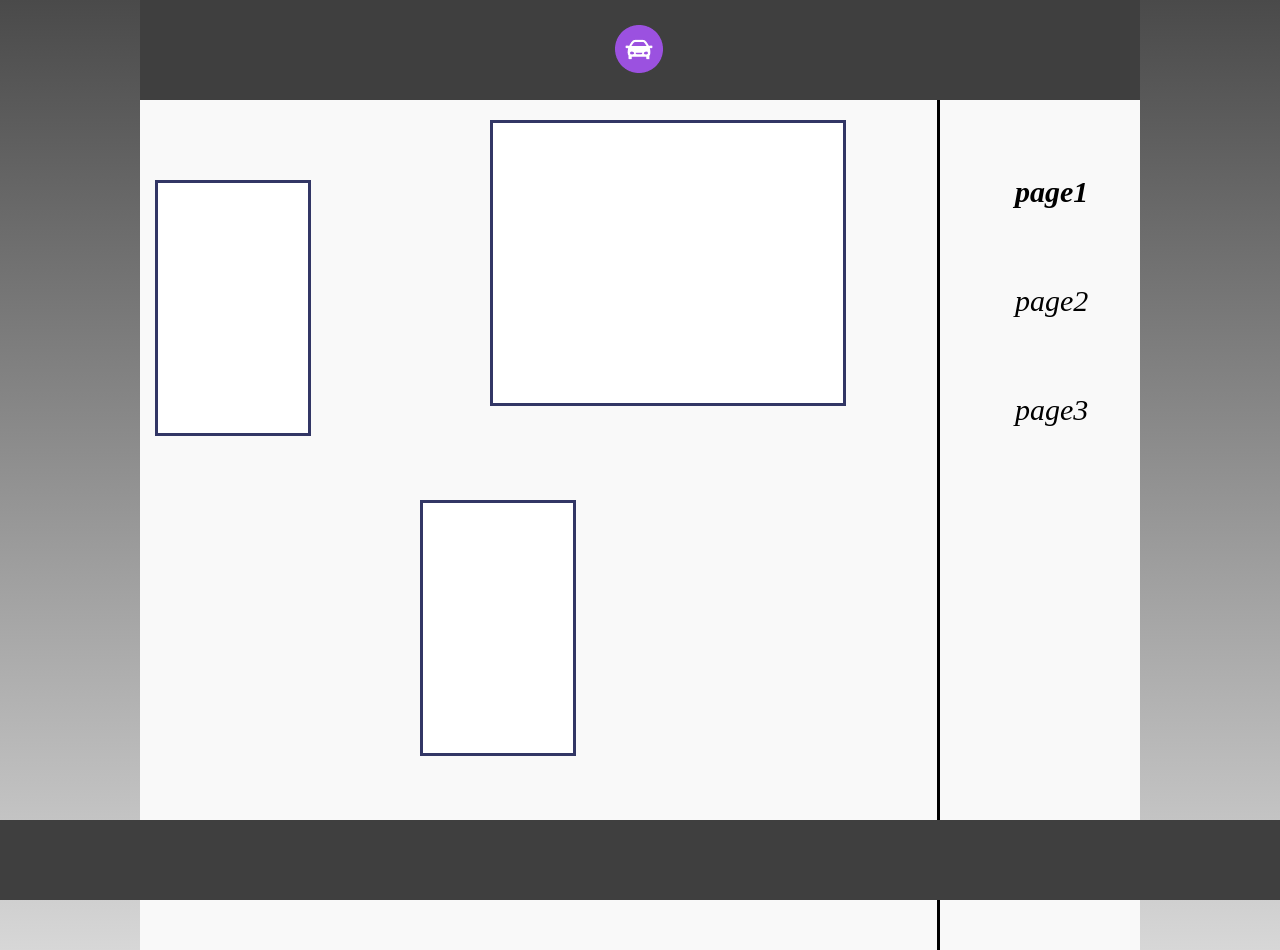
<file: Desktop/java/welcome_page/Exercise3/index.html>
<!DOCTYPE html>
<html>

<head>
    <link rel="stylesheet" href="css/style.css">
    <title>Document</title>
</head>

<body>
    <div id="wrapper">
        <header>
            <a href="#" id="logo"></a> 
        </header>
        <main>
            <section class="rectangles">
                <section id="rectangle1">
                    
                </section>
                <section id="rectangle2">

                </section>
                <section id="rectangle3">

                </section>
            </section>
            <aside id="aside1">
                <nav>
                    <ul id="menu_page1">
                        <li><a href="index.html"><b>page1</a></b></li>
                        <li><a href="layout2.html">page2</a> </li>
                        <li><a href="layout3.html">page3</a> </li>
                    </ul>
            </nav>
            </aside>
        </main>
    </div>
    <footer>

    </footer>
</body>

</html>
</file>
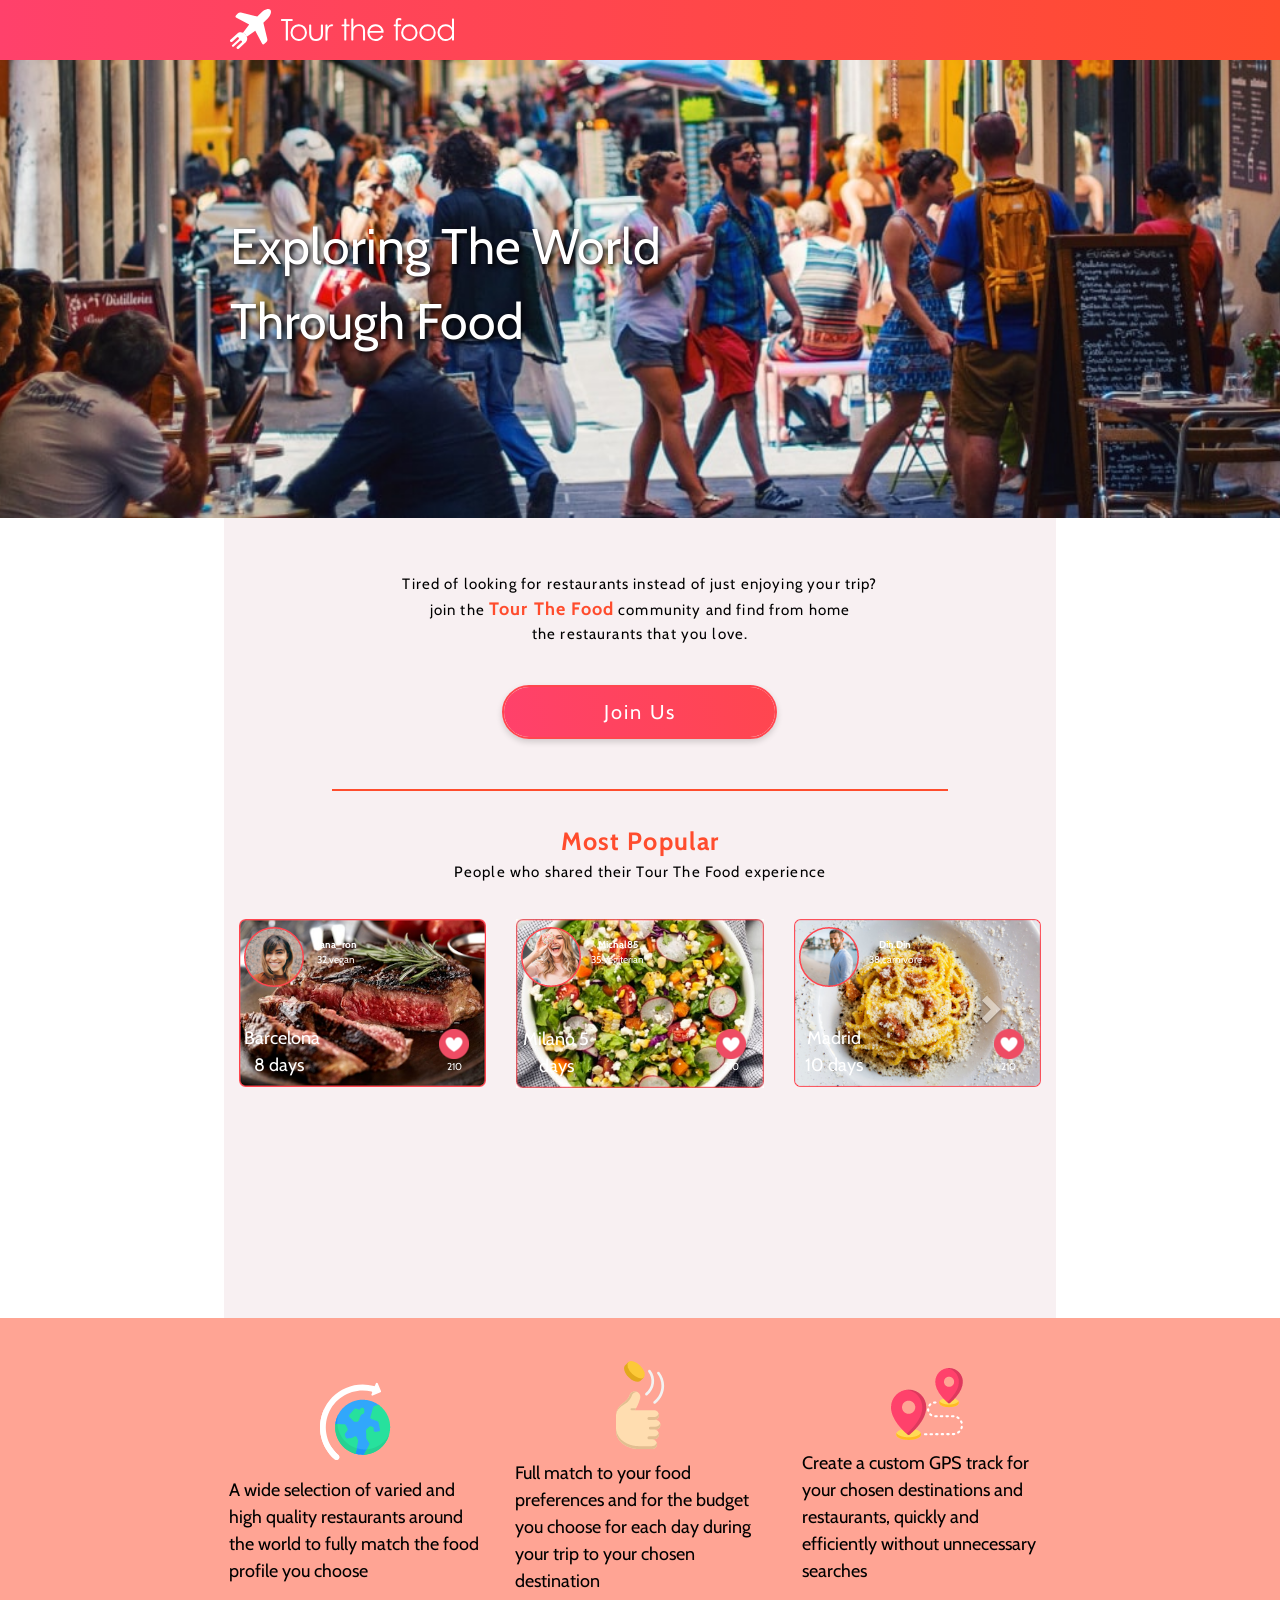
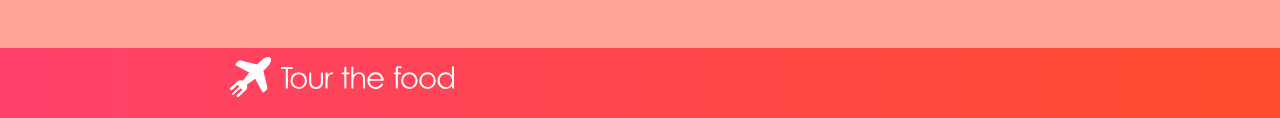
<file: Desktop/java/welcome_page/final_project/index.html>
<!DOCTYPE html>
<html lang="en">

<head>
  <meta charset="UTF-8">
  <meta name="viewport" content="width=device-width, initial-scale=1.0">
  <link rel="stylesheet" href="css/style.css">
  <link rel="stylesheet" type="text/css" href="//fonts.googleapis.com/css?family=Nunito" />
  <link href='https://fonts.googleapis.com/css?family=Roboto:100' rel='stylesheet' type='text/css'>
  <link href='https://fonts.googleapis.com/css?family=Cabin' rel='stylesheet'>
  <!-- Latest compiled and minified CSS -->
  <link rel="stylesheet" href="https://maxcdn.bootstrapcdn.com/bootstrap/3.4.1/css/bootstrap.min.css">
  <!-- jQuery library -->
  <script src="https://ajax.googleapis.com/ajax/libs/jquery/3.5.1/jquery.min.js"></script>
  <!-- Latest compiled JavaScript -->
  <script src="https://maxcdn.bootstrapcdn.com/bootstrap/3.4.1/js/bootstrap.min.js"></script>
  <!------ Include the above in your HEAD tag ---------->
  <link rel="icon" href="images/tab_icon.png" sizes="16x16" type="image/png">

  <link rel="stylesheet" href="https://stackpath.bootstrapcdn.com/bootstrap/4.3.1/css/bootstrap.min.css" integrity="sha384-ggOyR0iXCbMQv3Xipma34MD+dH/1fQ784/j6cY/iJTQUOhcWr7x9JvoRxT2MZw1T" crossorigin="anonymous">
  <script src="https://code.jquery.com/jquery-3.3.1.slim.min.js" integrity="sha384-q8i/X+965DzO0rT7abK41JStQIAqVgRVzpbzo5smXKp4YfRvH+8abtTE1Pi6jizo" crossorigin="anonymous"></script>
  <script src="https://cdnjs.cloudflare.com/ajax/libs/popper.js/1.14.7/umd/popper.min.js" integrity="sha384-UO2eT0CpHqdSJQ6hJty5KVphtPhzWj9WO1clHTMGa3JDZwrnQq4sF86dIHNDz0W1" crossorigin="anonymous"></script>
  <script src="https://stackpath.bootstrapcdn.com/bootstrap/4.3.1/js/bootstrap.min.js" integrity="sha384-JjSmVgyd0p3pXB1rRibZUAYoIIy6OrQ6VrjIEaFf/nJGzIxFDsf4x0xIM+B07jRM" crossorigin="anonymous"></script>


  <title>Tour The Food</title>
</head>

<body>
  <header>
    <section class="logo_header">
      <a href="index.html" id="logo">
        <div class=logo_img></div>
        <div class=logo_text></div>
      </a>
    </section>

    <section class="photo_header">
      <span>Exploring The World
        <br>Through Food</span>
    </section>

  </header>
  <div id="wrapper">



    <main>
      <section class="intro">
        <p>Tired of looking for restaurants instead of just enjoying your trip?<br>
          join the <span>Tour The Food</span> community and find from home<br> the restaurants that you love.</p>
      </section>
      <div class="join-us">
        <a href="feed.html">
        <button>Join Us</button>
      </a>
      </div>



      <section class="pre_carousel">
        <h2>Most Popular</h2>
        <span>People who shared their Tour The Food experience</span>
      </section>
        <div class="row">
          <div class="col-md-12">
            <div class="carousel slide multi-item-carousel" id="theCarousel">
              <div class="carousel-inner">
                <div class="item active">
                  <div class="col-xs-4">
                    <a href="#1">
                      <img src="images/steak2.png" class="img-responsive">
                      <div class="bottom-left">Barcelona 8 days</div>
                      <div class="top-left">
                        <img src="images/user1.png" alt="user1">
                        <p> <b>dana_ron</b>
                          32,vegan
                        </p>
                      </div>
                      <div class="bottom-right">
                        <img src="images/heart_button.png" alt="likes">
                        <p>210</p>
                      </div>
                    </a>
                  </div>
                </div>
                <div class="item">
                  <div class="col-xs-4">
                    <a href="#1">
                      <img src="images/salad.png" class="img-responsive">
                      <div class="bottom-left">Milano 5 days</div>
                      <div class="top-left">
                        <img src="images/user2.png" alt="user2">
                        <p> <b>Michal85</b>
                          35,Vegiterian
                        </p>
                      </div>
                      <div class="bottom-right">
                        <img src="images/heart_button.png" alt="likes">
                        <p>210</p>
                      </div>
                    </a>
                  </div>
                </div>
                <div class="item">
                  <div class="col-xs-4">
                    <a href="#1">
                      <img src="images/pasta2.png" class="img-responsive">
                      <div class="bottom-left">Madrid 10 days</div>
                      <div class="top-left">
                        <img src="images/user3.png" alt="user3">
                        <p> <b>Din.Din</b>
                          38,carnivore
                        </p>
                      </div>
                      <div class="bottom-right">
                        <img src="images/heart_button.png" alt="likes">
                        <p>210</p>
                      </div>
                    </a>
                  </div>
                </div>
              </div>
              <a class="left carousel-control" href="#theCarousel" data-slide="prev"><i
                  class="glyphicon glyphicon-chevron-left"></i></a>
              <a class="right carousel-control" href="#theCarousel" data-slide="next"><i
                  class="glyphicon glyphicon-chevron-right"></i></a>
            </div>
          </div>
        </div>



        <div id="carouselExampleIndicators" class="carousel slide" data-ride="carousel">
          <ol class="carousel-indicators">
            <li data-target="#carouselExampleIndicators" data-slide-to="0" class="active"></li>
            <li data-target="#carouselExampleIndicators" data-slide-to="1"></li>
            <li data-target="#carouselExampleIndicators" data-slide-to="2"></li>
          </ol>
          <div class="carousel-inner">
            <div class="carousel-item active">
              <img class="d-block w-100" src="images/steak2.png" alt="First slide">
              <div class="bottom-left">Milano 5 days</div>
            </div>
            <div class="carousel-item">
              <img class="d-block w-100" src="images/salad.png" alt="Second slide">
              <div class="bottom-left">Madrid 10 days</div>
            </div>
            <div class="carousel-item">
              <img class="d-block w-100" src="images/pasta2.png" alt="Third slide">
              <div class="bottom-left">Barcelona 8 days</div>
            </div>
          </div>
          <a class="carousel-control-prev" href="#carouselExampleIndicators" role="button" data-slide="prev">
            <span class="carousel-control-prev-icon" aria-hidden="true"></span>
            <span class="sr-only">Previous</span>
          </a>
          <a class="carousel-control-next" href="#carouselExampleIndicators" role="button" data-slide="next">
            <span class="carousel-control-next-icon" aria-hidden="true"></span>
            <span class="sr-only">Next</span>
          </a>
        </div>





    </main>
  </div>
  <div id="preFooter">
    <div id="preFooterwrapper">
      <div class="preFooterContent">
        <img src="images/earth.png" alt="earth">
        <p class="paragraph">A wide selection of varied and high quality restaurants around the world to fully match the
          food profile you choose</p>
      </div>
      <div class="preFooterContent">
        <img src="images/business.png" alt="thumb">
        <p class="paragraph">Full match to your food preferences and for the budget you choose for each day during your
          trip to your chosen destination</p>
      </div>
      <div class="preFooterContent">
        <img src="images/shapes.png" alt="route">
        <p class="paragraph">Create a custom GPS track for your chosen destinations and restaurants, quickly and
          efficiently without unnecessary searches</p>
      </div>
    </div>
  </div>
  <footer>
    <section class="logo_header">
      <a href="index.html" id="logo">
        <div class=logo_img></div>
        <div class=logo_text></div>
      </a>
    </section>
  </footer>
  <script src="js/main.js"></script>
</body>

</html>
</file>
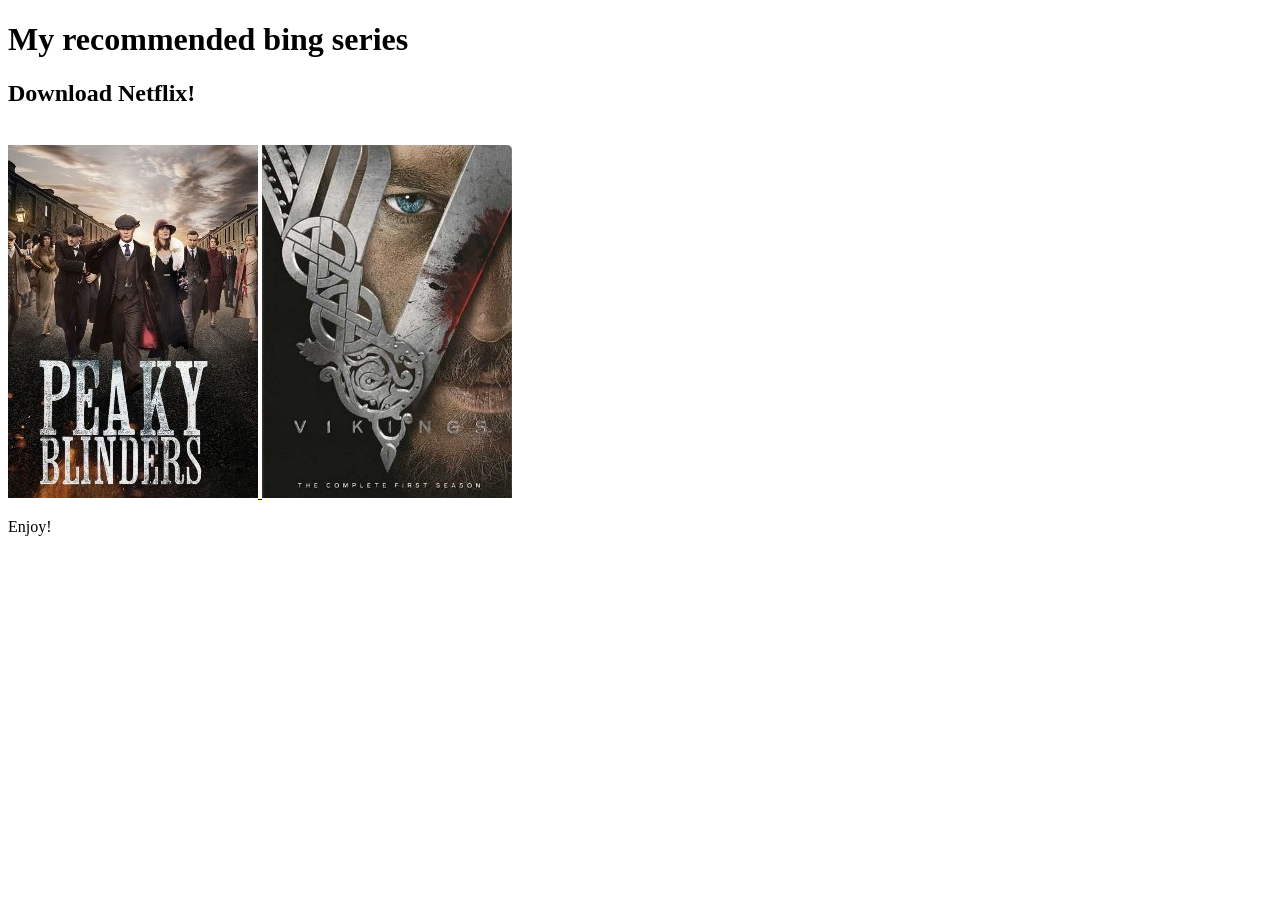
<file: Desktop/java/welcome_page/exercises/ex1/index.html>
<!DOCTYPE html>
<html>
<head>
    <title>david tal</title>
</head>
<body>
     <h1>My recommended bing series</h1>
     <h2>Download Netflix!</h2>
     <br>
    <a href="index2.html">
        <img src="images/ser-1-1.jpg" alt="Peaky Blinders" title="Peaky Blinders">
    </a>
    <a href="index3.html">
        <img src="images/ser-2-1.jpg" alt="Vikings" title="Vikings">
    </a>     
    <br>
    <p>Enjoy!</p>
</body>
</html>
</file>
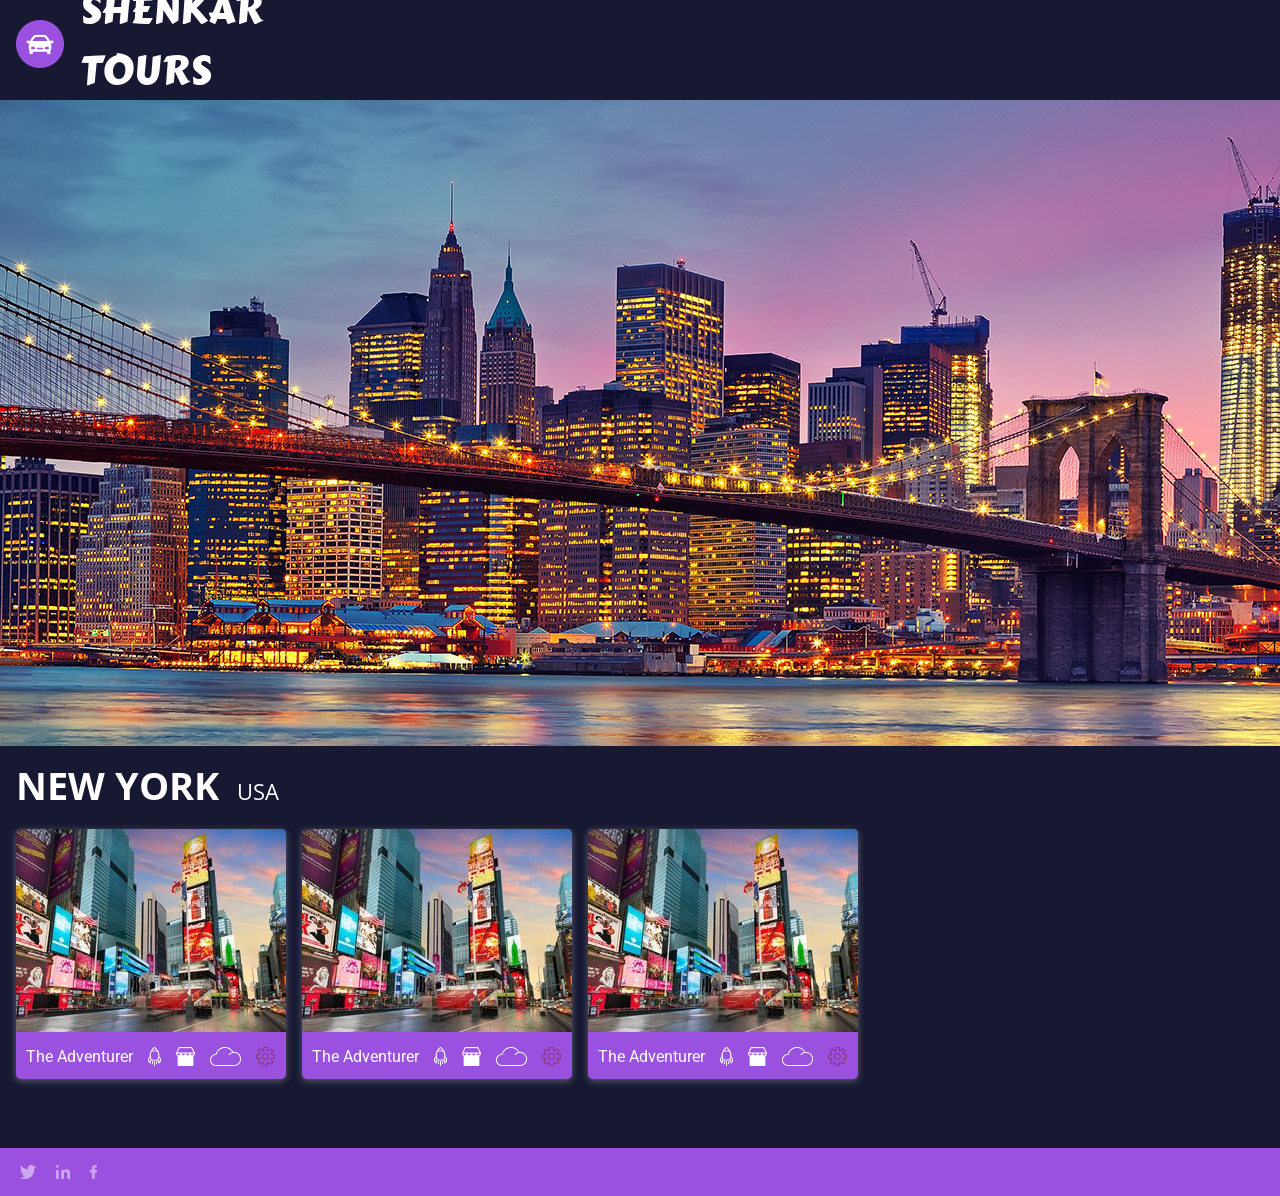
<file: Desktop/java/welcome_page/exercises/ex2/index.html>
<!DOCTYPE html>
<html>

<head>
    <meta charset="UTF-8">
    <link rel="stylesheet" href="CSS/style.css">
    <link rel="stylesheet" type="text/css" href="//fonts.googleapis.com/css?family=Carter+One" />
    <link href='https://fonts.googleapis.com/css?family=Roboto:100' rel='stylesheet' type='text/css'>
    <link rel="stylesheet" type="text/css" href="//fonts.googleapis.com/css?family=Open+Sans" />
    <title>David Tal </title>
</head>

<body>
    <header>
        <a href="index.html" id="logo"><span>SHENKAR TOURS</span></a>
    </header>
    <main>
        <section>
        </section>
        <section>
            <img src="images/NY_co (1).jpg" alt="New York" title="New York">
            <section class="menuTitle">
                <span>new york</span><span class="menuSubTitle">usa</span>
            </section>
            <Section class="menu">
                <section class="card">
                    <img src="images/NY.jpg" class="image" alt="Times Square" title="Times Square">
                    <section class="cardLinks">
                        <a href="index2.html"><span>The Adventurer</span></a>
                        <img src="images/Group (1).png" class="cardIcons">
                        <img src="images/Group (2).png" class="cardIcons">
                        <img src="images/Group (3).png" class="cardIcons">
                        <img src="images/Group (4).png" class="cardIcons">
                    </section>
                </section>
                <section class="card">
                    <img src="images/NY.jpg" class="image" alt="Times Square" title="Times Square">
                    <section class="cardLinks">
                        <a href="index2.html"><span>The Adventurer</span></a>
                        <img src="images/Group (1).png" class="cardIcons">
                        <img src="images/Group (2).png" class="cardIcons">
                        <img src="images/Group (3).png" class="cardIcons">
                        <img src="images/Group (4).png" class="cardIcons">
                    </section>
                </section>
                <section class="card">
                    <img src="images/NY.jpg" class="image" alt="Times Square" title="Times Square">
                    <section class="cardLinks">
                        <a href="index2.html"><span>The Adventurer</span></a>
                        <img src="images/Group (1).png" class="cardIcons">
                        <img src="images/Group (2).png" class="cardIcons">
                        <img src="images/Group (3).png" class="cardIcons">
                        <img src="images/Group (4).png" class="cardIcons">
                    </section>
                </section>
            </Section>
        </section>
    </main>
    <footer>
        <a href="https://twitter.com/davidtal11" target="_blank"><img src="images/twitter.png" alt="twitter"
                class="footerIcons"></a>
        <a href="https://www.linkedin.com/in/david-tal-326083178/" target="_blank"><img src="images/linkedin.png"
                alt="linkedin" class="footerIcons"></a>
        <a href="https://www.facebook.com/dudi.tal.7" target="_blank"><img src="images/facebook.png" alt="facebook"
                class="footerIcons"></a>
    </footer>
</body>

</html>
</file>
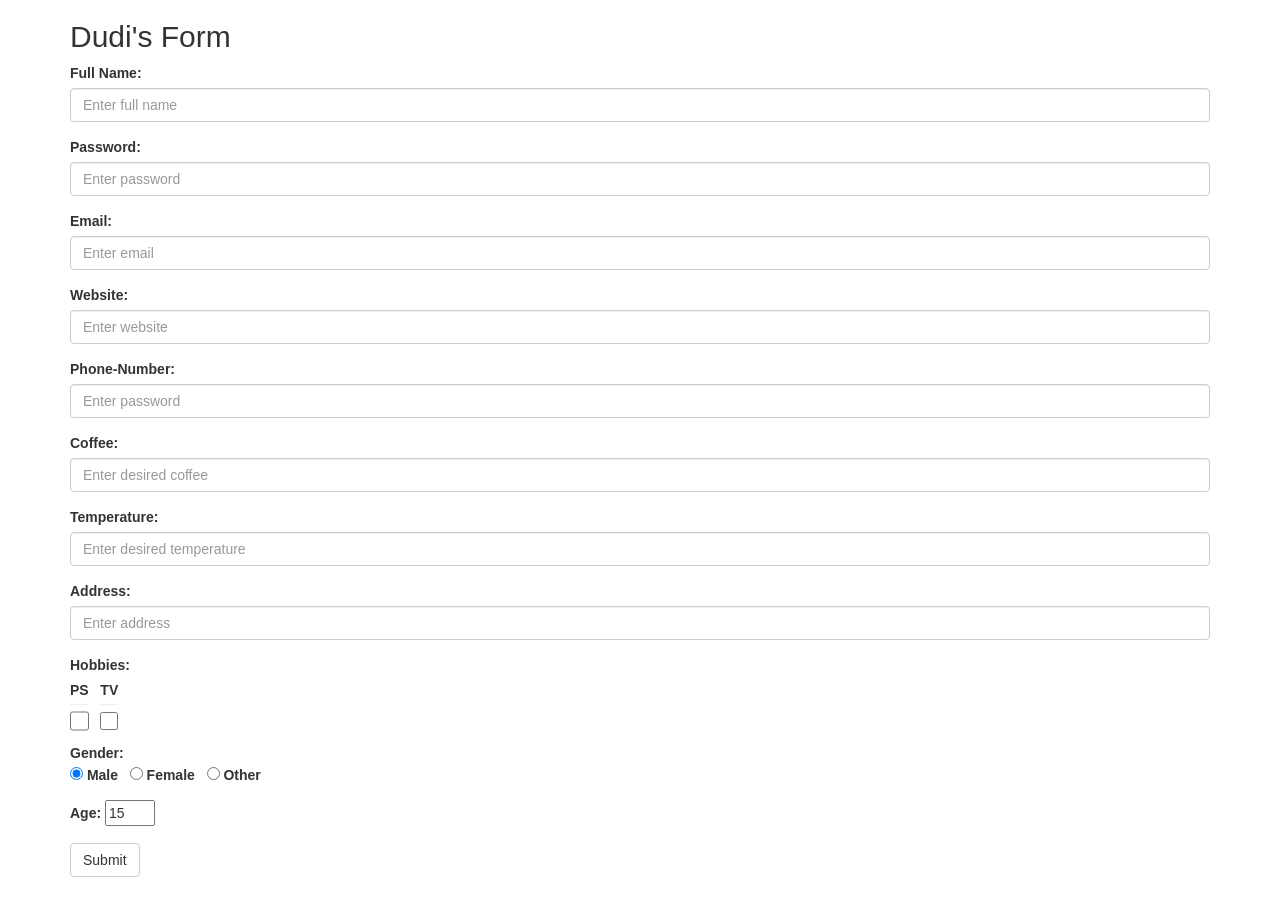
<file: Desktop/java/welcome_page/exercises/ex4/index.html>
<!DOCTYPE html>
<html lang="en">

<head>
    <title>Form</title>
    <meta charset="utf-8">
    <meta name="viewport" content="width=device-width, initial-scale=1">
    <link rel="stylesheet" href="https://maxcdn.bootstrapcdn.com/bootstrap/3.4.1/css/bootstrap.min.css">
    <script src="https://ajax.googleapis.com/ajax/libs/jquery/3.5.1/jquery.min.js"></script>
    <script src="https://maxcdn.bootstrapcdn.com/bootstrap/3.4.1/js/bootstrap.min.js"></script>
</head>

<body>

    <div class="container">
        <h2>Dudi's Form</h2>
        <form action="http://html5-book.co.il/teach/forms/get_form2.php" method="GET">
            <div class="form-group">
                <label>Full Name:</label>
                <input type="text" class="form-control" placeholder="Enter full name" name="fullName"
                    pattern=".*\s.*[a-zA-Z]" title="Enter full name contain's at least one space!">
            </div>
            <div class="form-group">
                <label>Password:</label>
                <input type="password" class="form-control" placeholder="Enter password" name="pass"
                    pattern="(?=.*\d)(?=.*[a-z])(?=.*[A-Z]).{8,}"
                    title="Must contain at least one number and one uppercase and lowercase letter, and at least 8 or more characters"
                    required>
            </div>
            <div class="form-group">
                <label>Email:</label>
                <input type="email" class="form-control" id="email" placeholder="Enter email" name="mail">
            </div>
            <div class="form-group">
                <label>Website:</label>
                <input type="url" class="form-control" placeholder="Enter website" name="website">
            </div>

            <div class="form-group">
                <label>Phone-Number:</label>
                <input type="text" class="form-control" placeholder="Enter password" name="phone" pattern="[0-9]{9,10}"
                    title="Must contain a valid number! (9-10 digits and no other keys are alowed!)">
            </div>
            <div class="form-group">
                <label>Coffee:</label>
                <input type="text" class="form-control" placeholder="Enter desired coffee" name="coffee">
            </div>
            <div class="form-group">
                <label>Temperature:</label>
                <input type="text" class="form-control" placeholder="Enter desired temperature" name="temper">
            </div>
            <div class="form-group">
                <label>Address:</label>
                <input type="text" class="form-control" placeholder="Enter address" name="address">
            </div>
            <fieldset id="sectionForm" class="form_group">
                <label>Hobbies:</label>
                <br>
                <label>PS
                    <input type="checkbox" class="form-control" name="interests[]" value="PlayStation">
                </label>
                &nbsp;
                <label>TV
                    <input type="checkbox" class="form-control" name="interests[]" value="TV">
                </label>
            </fieldset>
            <label class="form-group">Gender:
                <br>
                <input type="radio" name="gender" value="male" checked> Male
                &nbsp;
                <input type="radio" name="gender" value="female"> Female
                &nbsp;
                <input type="radio" name="gender" value="other"> Other
            </label>
            <div class="form-group">
                <label>Age:</label>
                <input type="number" min="10" max="20" value="15" name="age">
            </div>
            <button type="submit" class="btn btn-default" style="margin-bottom: 30px;">Submit</button>
        </form>
    </div>
    <script src="js/main.js"></script>
</body>

</html>
</file>
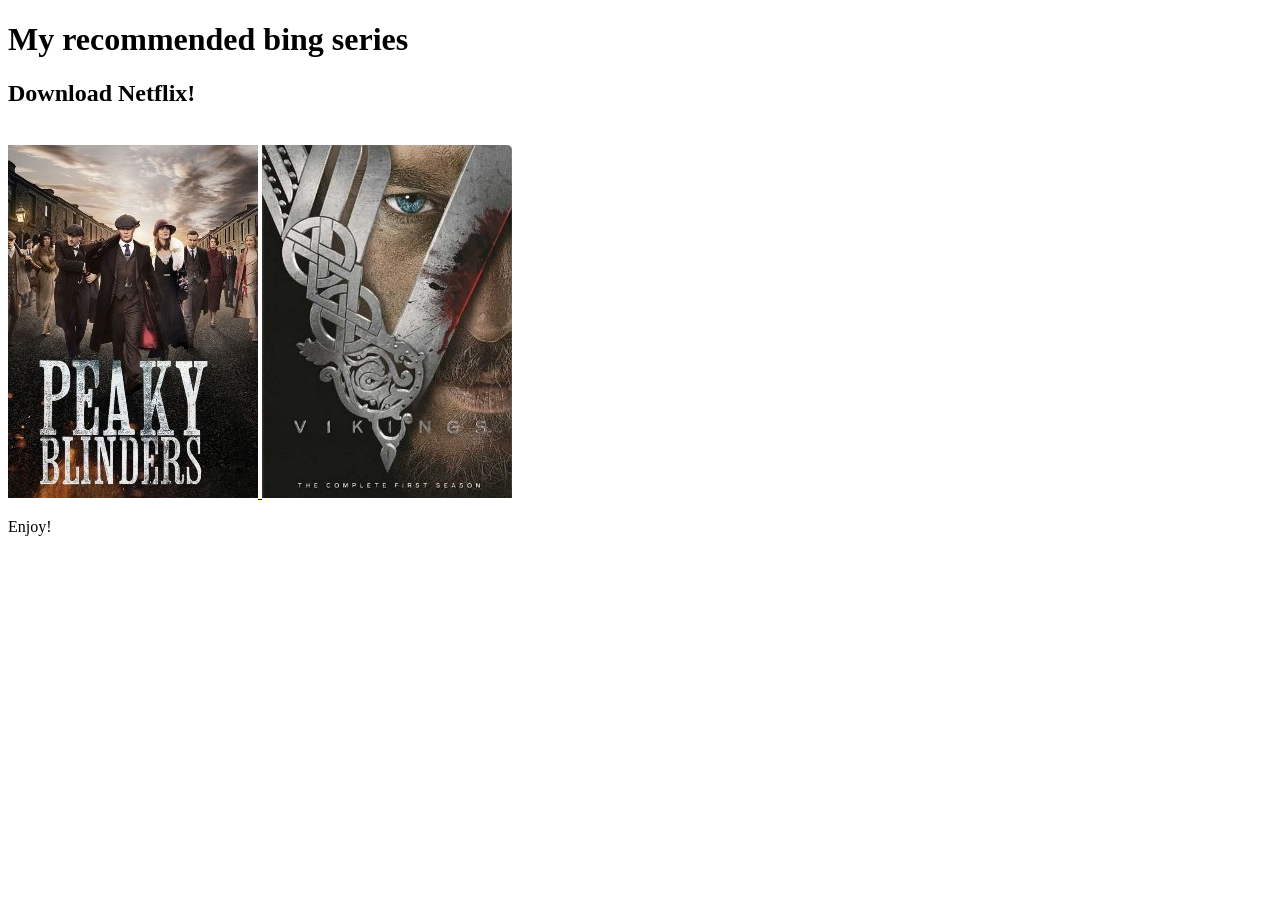
<file: Desktop/java/welcome_page/yonit/ex1/index.html>
<!DOCTYPE html>
<html>
<head>
    <title>david tal</title>
</head>
<body>
     <h1>My recommended bing series</h1>
     <h2>Download Netflix!</h2>
     <br>
    <a href="index2.html">
        <img src="images/ser-1-1.jpg" alt="Peaky Blinders">
    </a>
    <a href="index3.html">
        <img src="images/ser-2-1.jpg" alt="Vikings">
    </a>     
    <br>
    <p>Enjoy!</p>
</body>
</html>
</file>
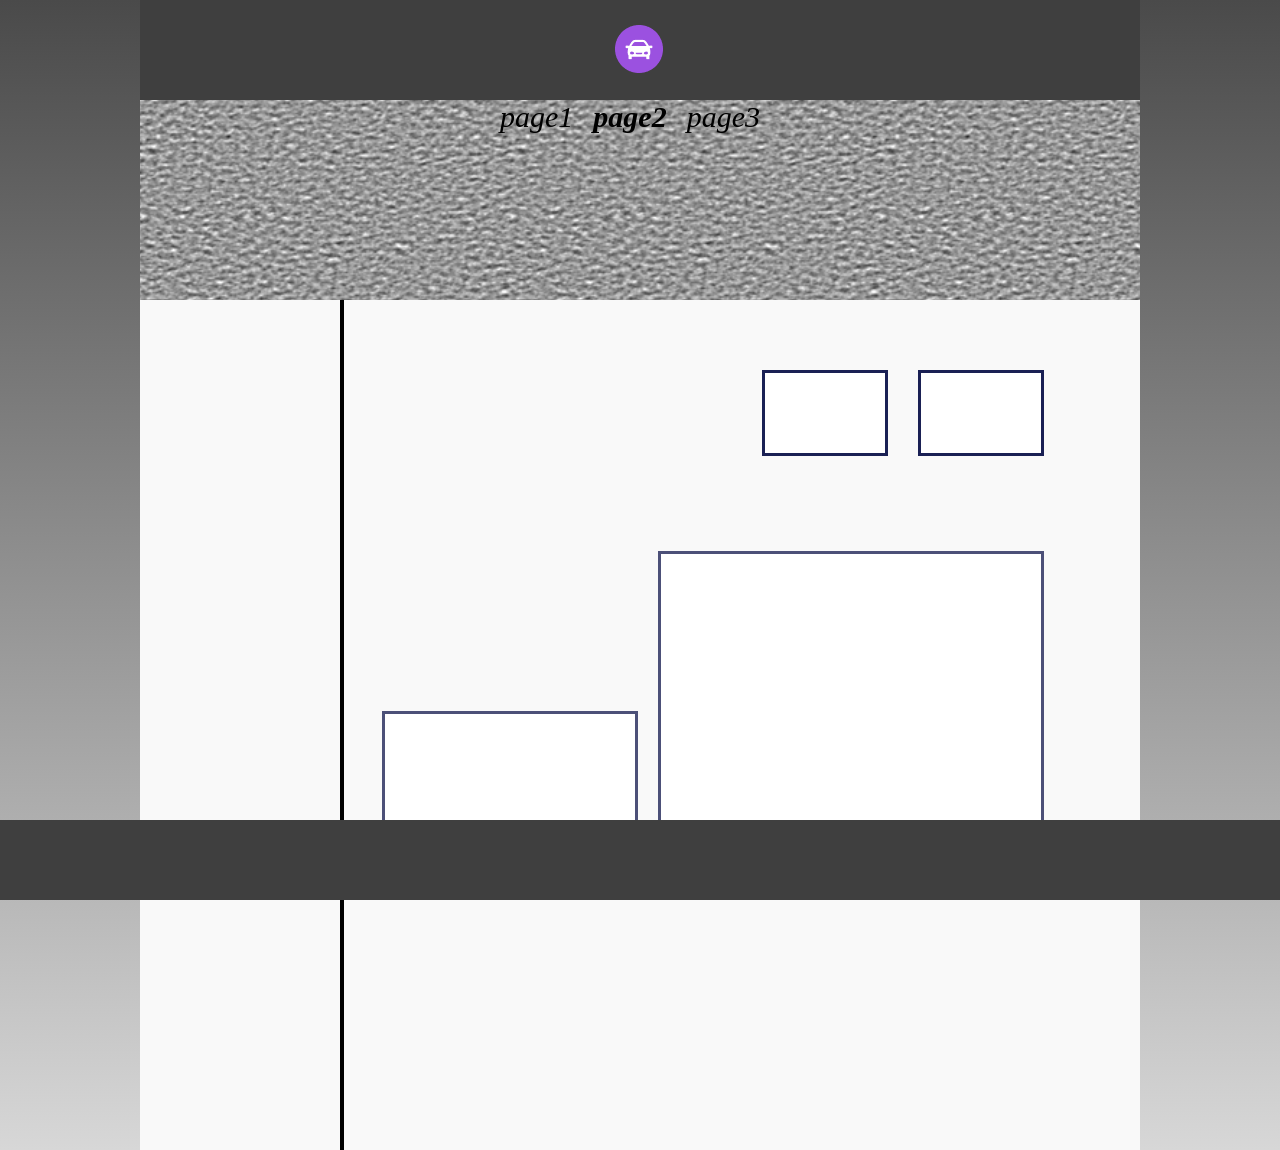
<file: Desktop/java/welcome_page/Exercise3/layout2.html>
<!DOCTYPE html>
<html>

<head>
    <link rel="stylesheet" href="css/style.css">
    <title>Document</title>
</head>

<body>
    <div id="wrapper">
        <header>
            <a href="#" id="logo"></a>
        </header>
        <section id="subHeader">
            <nav>
                <ul id="menu_page2-3">
                    <li><a href="index.html">page1</a> </li>
                    <li><a href="layout2.html"><b>page2</a></b></li>
                    <li><a href="layout3.html">page3</a> </li>
                </ul>
            </nav>
        </section>
        <main>
            <aside id="aside2">

            </aside>
            <section class="rectangles2">
                <section class="smallRec">
                    <section>

                    </section>
                    <section>

                    </section>
                </section>

                <section class="bigRec">
                    <section id="rectangle4">

                    </section>
                    <section id="rectangle5">

                    </section>
                </section>
            </section>

        </main>
    </div>
    <footer>

    </footer>
</body>

</html>
</file>
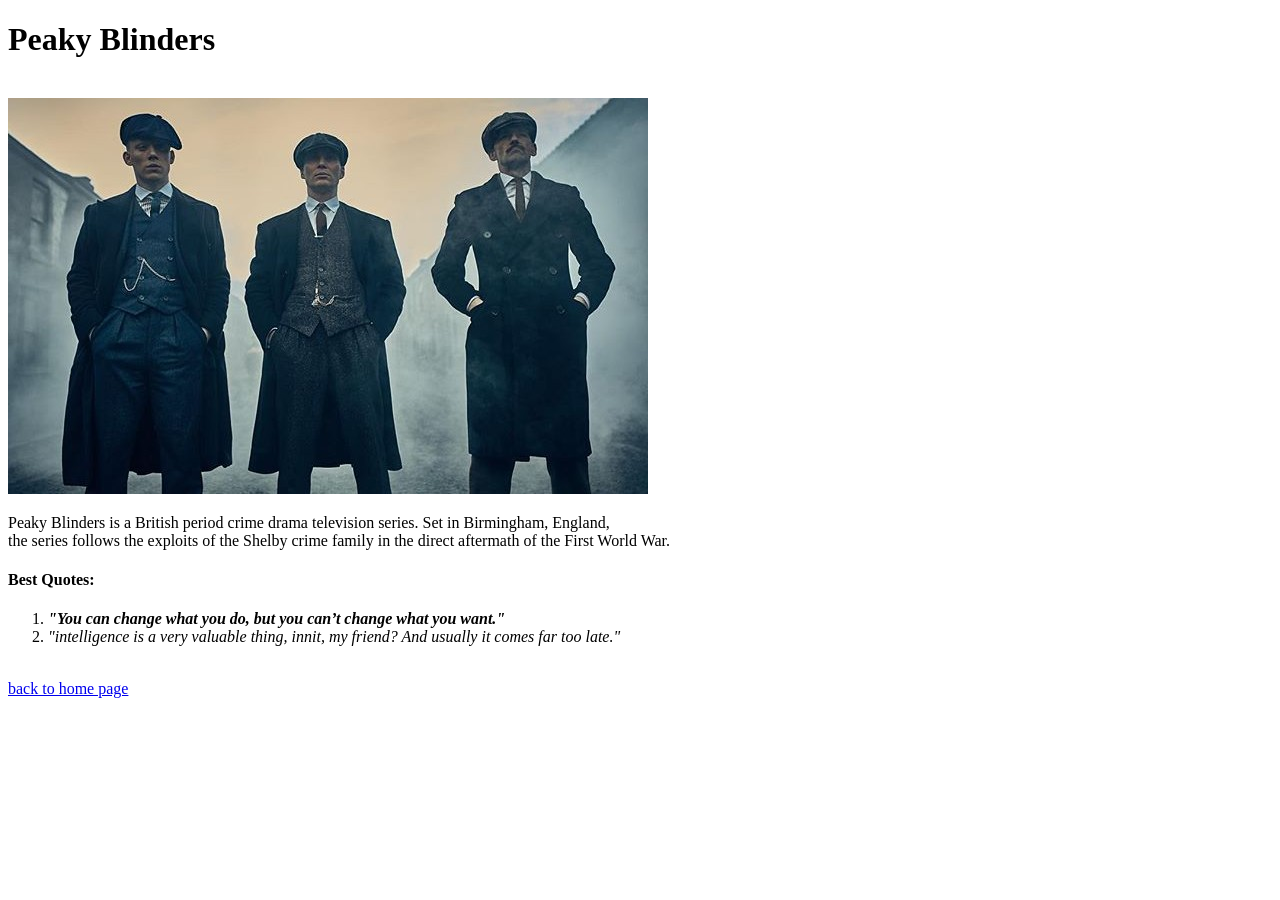
<file: Desktop/java/welcome_page/exercises/ex1/index2.html>
<!DOCTYPE html>
<html >
<head>
    <title>Peaky Blinders</title>
</head>
<body>
    <h1>Peaky Blinders</h1>
    <br>
    <img src="images/ser-1-2.jpg" alt="Peaky blinders" title="Peaky Blinders">
    <br>
    <p>
        Peaky Blinders is a British period crime drama television series.
        Set in Birmingham, England,
        <br>
        the series follows the exploits of the Shelby crime family
        in the direct aftermath of the First World War.
    </p>
    <p><h4>Best Quotes:</h4></p>
    <ol>
        <li><i><b>"You can change what you do, but you can’t change what you want."</b></i></li>
        <li><i>"intelligence is a very valuable thing, innit, my friend? And usually it comes far too late."</i></li>
    </ol>
    <br>
    <a href="index.html">back to home page</a>
</body>
</html>
</file>
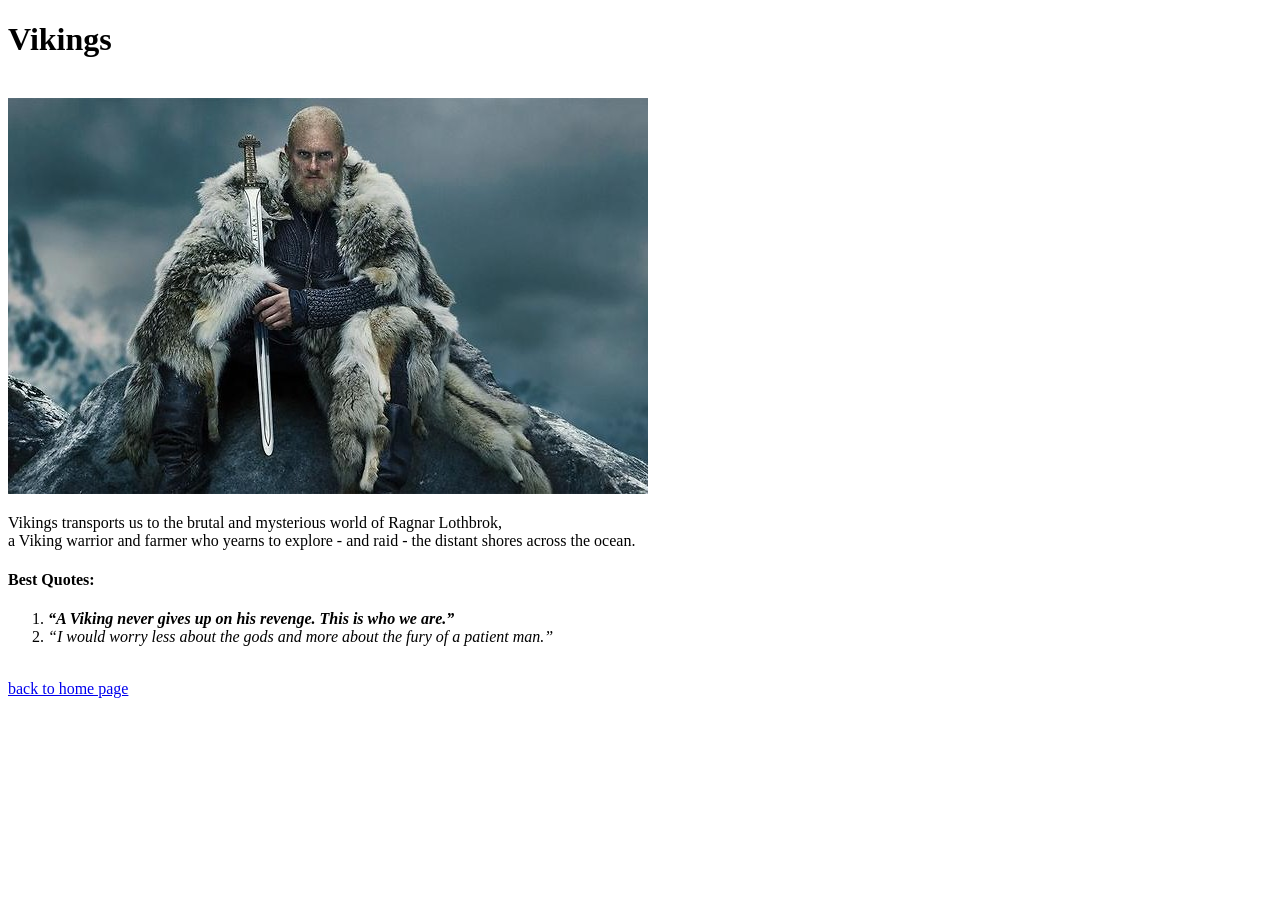
<file: Desktop/java/welcome_page/exercises/ex1/index3.html>
<!DOCTYPE html>
<html >
<head>
    <title>Vikings</title>
</head>
<body>
    <h1>Vikings</h1>
    <br>
    <img src="images/ser-2-2.jpg" alt="Vikings" title="Vikings">
    <br>
    <p>
        Vikings transports us to the brutal and mysterious world of Ragnar Lothbrok,
        <br>
        a Viking warrior and farmer who yearns to explore - and raid - the distant shores across the ocean.
    </p>
    <p><h4>Best Quotes:</h4></p>
    <ol>
        <li><i><b> “A Viking never gives up on his revenge. This is who we are.”</b></i></li>
        <li><i> “I would worry less about the gods and more about the fury of a patient man.”</i></li>
    </ol>
    <br>
    <a href="index.html">back to home page</a>
</body>
</html>
</file>
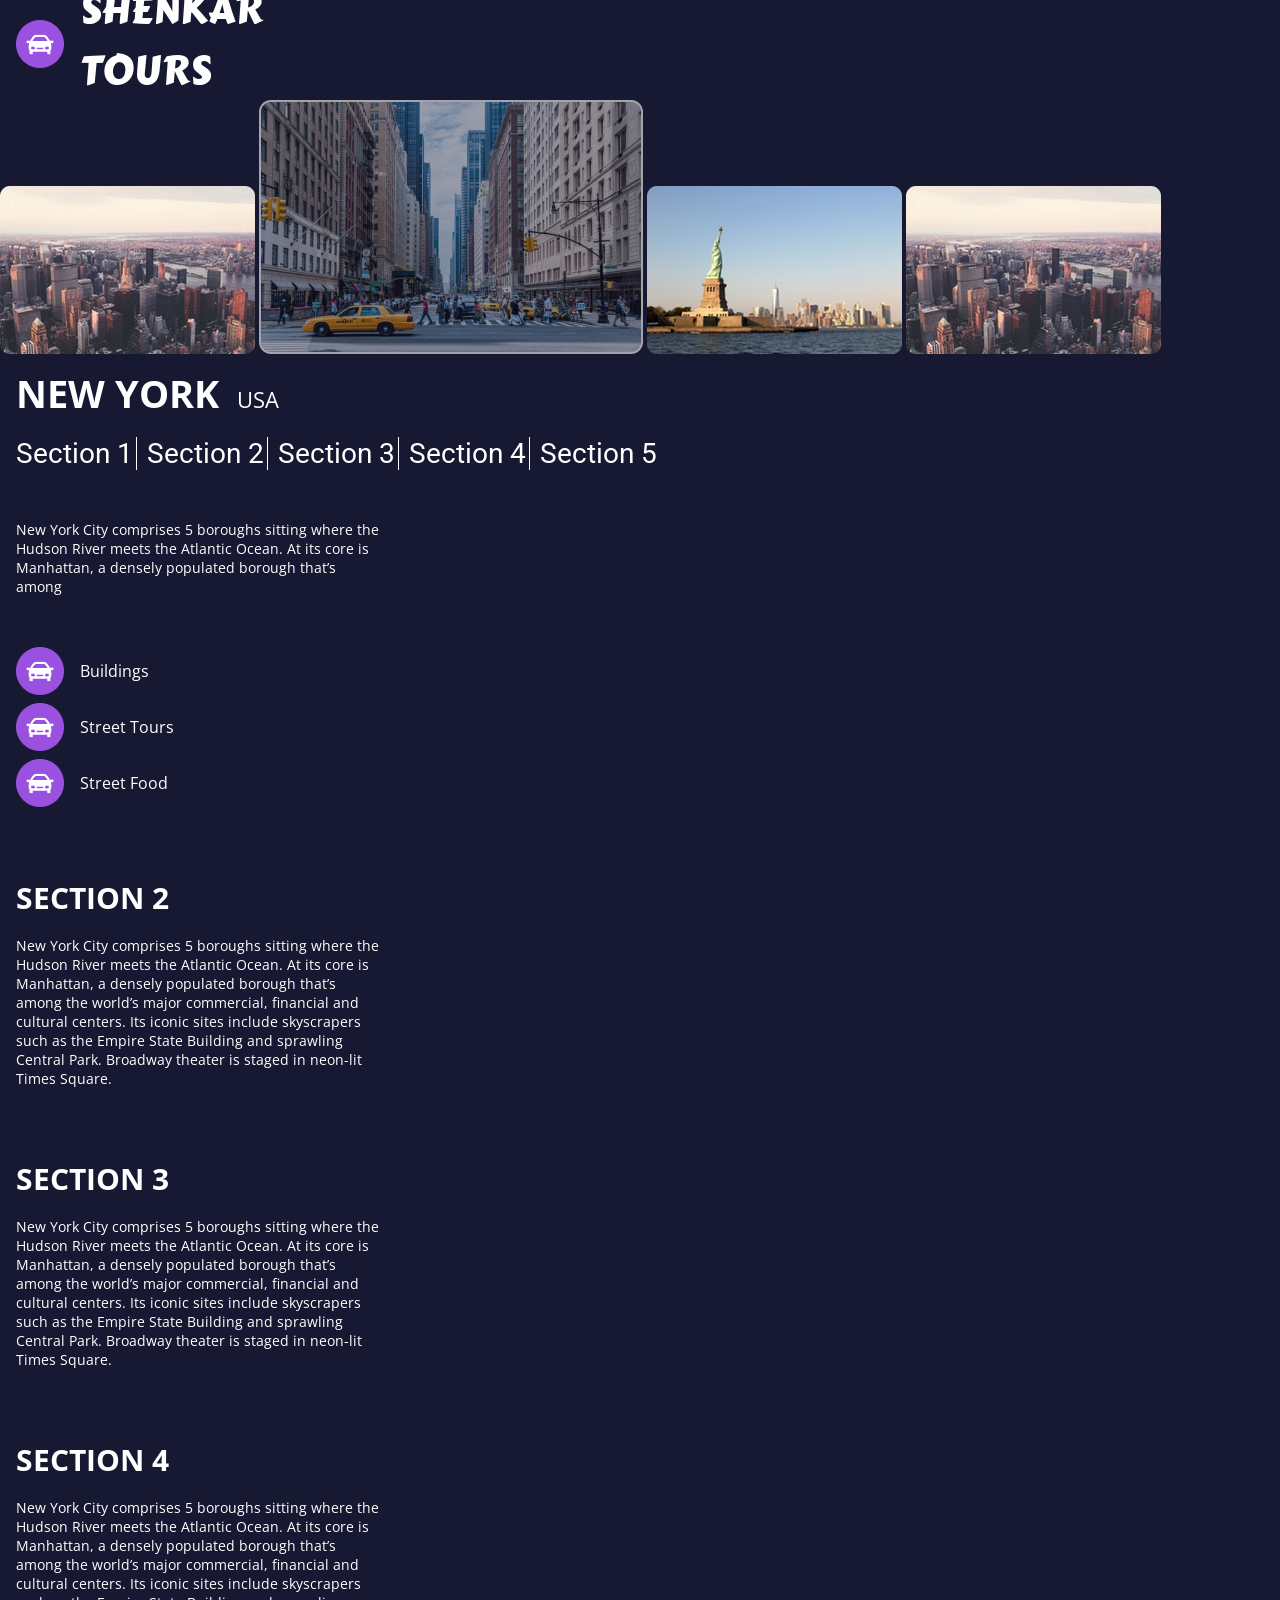
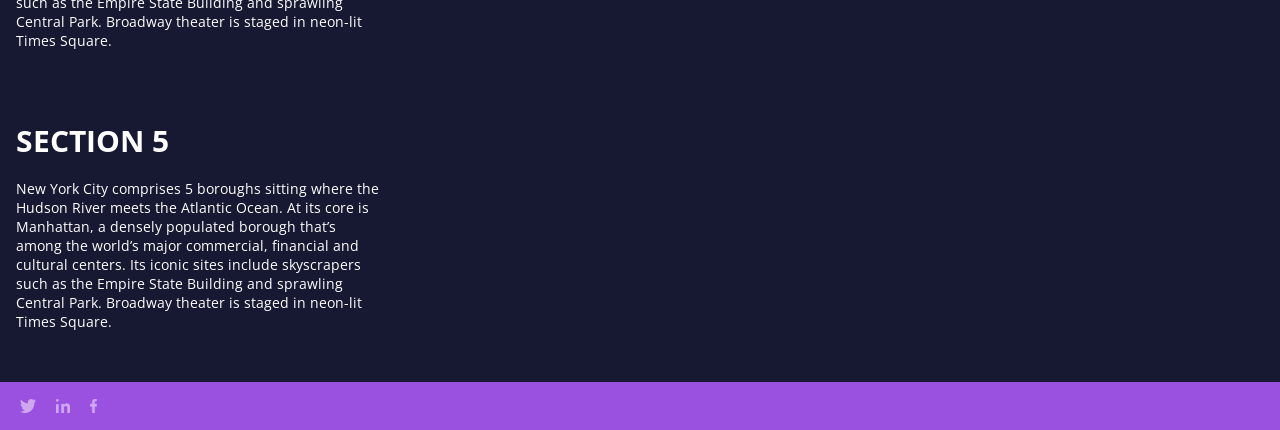
<file: Desktop/java/welcome_page/exercises/ex2/index2.html>
<!DOCTYPE html>
<html>

<head>
    <meta charset="UTF-8">
    <link rel="stylesheet" href="CSS/style.css">
    <link rel="stylesheet" type="text/css" href="//fonts.googleapis.com/css?family=Carter+One" />
    <link href='https://fonts.googleapis.com/css?family=Roboto:100' rel='stylesheet' type='text/css'>
    <link rel="stylesheet" type="text/css" href="//fonts.googleapis.com/css?family=Open+Sans" />
    <title> David Tal </title>
</head>

<body>
    <header>
        <a href="index.html" id="logo"><span>SHENKAR TOURS</span></a>
    </header>
    <section>
        <img src="images/NYC-1.png" alt="NYC" title="NYC-1" />
        <img src="images/NYC-2.png" alt="NYC" title="NYC-2" />
        <img src="images/NYC-3.png" alt="NYC" title="NYC-3" />
        <img src="images/NYC-4.png" alt="NYC" title="NYC-4" />
    </section>
    <section>
        <section class="menuTitle">
            <span>new york</span><span class="menuSubTitle">usa</span>
        </section>
        <nav>
            <ul id="navigation">
                <li><a href="#section1">Section 1</a> </li>
                <li><a href="#section2">Section 2</a> </li>
                <li><a href="#section3">Section 3</a> </li>
                <li><a href="#section4">Section 4</a> </li>
                <li><a href="#section5">Section 5</a> </li>
            </ul>
        </nav>
    </section>

    <main id="sectionsList">
        <section id="section1">
            <p>New York City comprises 5 boroughs sitting where the Hudson River meets the Atlantic Ocean. At its core
                is Manhattan, a densely populated borough that’s among</p>
            <ul>
                <li><img src="images/logo.png" alt=""> <span>Buildings</span> </li>
                <li><img src="images/logo.png" alt=""> <span>Street Tours </span></li>
                <li><img src="images/logo.png" alt=""> <span>Street Food</span> </li>
            </ul>
        </section>
        <section id="section2">
            <h1>Section 2</h1>
            <p>New York City comprises 5 boroughs sitting where the Hudson River meets the Atlantic Ocean. At its core
                is Manhattan, a densely populated borough that’s among the world’s major commercial, financial and
                cultural centers. Its iconic sites include skyscrapers such as the Empire State Building and sprawling
                Central Park. Broadway theater is staged in neon-lit Times Square.</p>
        </section>
        <section id="section3">
            <h1>Section 3</h1>
            <p>New York City comprises 5 boroughs sitting where the Hudson River meets the Atlantic Ocean. At its core
                is Manhattan, a densely populated borough that’s among the world’s major commercial, financial and
                cultural centers. Its iconic sites include skyscrapers such as the Empire State Building and sprawling
                Central Park. Broadway theater is staged in neon-lit Times Square.</p>
        </section>
        <section id="section4">
            <h1>Section 4</h1>
            <p>New York City comprises 5 boroughs sitting where the Hudson River meets the Atlantic Ocean. At its core
                is Manhattan, a densely populated borough that’s among the world’s major commercial, financial and
                cultural centers. Its iconic sites include skyscrapers such as the Empire State Building and sprawling
                Central Park. Broadway theater is staged in neon-lit Times Square.</p>
        </section>
        <section id="section5">
            <h1>Section 5</h1>
            <p>New York City comprises 5 boroughs sitting where the Hudson River meets the Atlantic Ocean. At its core
                is Manhattan, a densely populated borough that’s among the world’s major commercial, financial and
                cultural centers. Its iconic sites include skyscrapers such as the Empire State Building and sprawling
                Central Park. Broadway theater is staged in neon-lit Times Square.</p>
        </section>
    </main>
    <footer>
        <a href="https://twitter.com/davidtal11" target="_blank"><img src="images/twitter.png" alt="twitter"
            class="footerIcons"></a>
    <a href="https://www.linkedin.com/in/david-tal-326083178/" target="_blank"><img src="images/linkedin.png"
            alt="linkedin" class="footerIcons"></a>
    <a href="https://www.facebook.com/dudi.tal.7" target="_blank"><img src="images/facebook.png" alt="facebook"
            class="footerIcons"></a>
    </footer>
</body>

</html>
</file>
<file: Desktop/java/welcome_page/Exercise3/css/style.css>
* {
    margin:0;
    padding: 0;
}

header , main , footer , nav , aside ,section , div {
    display: block;
}

body {
    background-image: linear-gradient(#4A4A4A, #D7D7D7);  
    position: relative;
}

#wrapper {
    width: 1000px;
    margin:0 auto; 
    background-color: #f9f9f9;
}

header {
    background-color: #3F3F3F;
    height: 100px;
    display: flex;
    justify-content: center;
    align-items: center;
}
#logo{
    background-image: url("../images/logo.png");
    background-repeat: no-repeat;
    width: 50px;
    height: 50px;
    top: 25px;
    left: 475px;
}

main{
    display: flex;
    justify-content: space-between;
    min-height: 850px;
}

footer{
    background-color:#3f3f3f;
    height: 80px;
    width: 100%;
    position: fixed;
    clear: both;
    bottom: 0;
}

/* -----------------------------------page1----------------------------------- */
.rectangles{
    position: relative;
}
.rectangles section{
    border-style: solid;
    border-color: #323665;
}


#rectangle1{
    position: absolute;
    left: 15px;
    top: 80px;
    background-color:#FFFFFF;
    height: 250px;
    width: 150px;

}

#rectangle2{
    position: absolute;
    left: 350px;
    top: 20px;
    background-color: #FFFFFF;
    height: 280px;
    width: 350px;
}

#rectangle3{
    position: absolute;
    left: 280px;
    top: 400px;
    background-color: #FFFFFF;
    height: 250px;
    width: 150px;   
}


#aside1{
    width: 200px;
    border-left: 3px solid black;
}

/* ----------------------------------page2----------------------------------------- */

#subHeader{
    height: 200px;
    background: url("../images/subHeaderBack.PNG");
}

#aside2{
    width: 200px;
    border-right: 4px solid black;
}
.rectangles2{
    justify-content: flex-end;
    margin-right: 36px;
}

.smallRec{
    display: flex;
    margin-right: 30px;
    justify-content: flex-end;
}

.smallRec section{
    background-color: #FFFFFF;
    border-style: solid;
    border-color: #1A2054;
    height: 80px;
    width: 120px;
    margin-top: 70px;
    margin-right: 30px;
}
.bigRec{
    display: flex;
    margin-top: 25px;
    margin-right: 60px;
    align-items: flex-end;
    justify-content: flex-end;
}
.bigRec section{
    background-color: #FFFFFF;
    border-style: solid;
    margin-top: 70px;
    border-color: #4C5078;
}
#rectangle4{
    margin-right: 20px;
    height: 110px;
    width: 250px;
}
#rectangle5{
    height: 270px;
    width: 380px;
   
}

/* ----------------------------------page3----------------------------------------- */
#subHeader2{
    background: url("../images/subheader2.PNG");
    height: 200px;
}

#subHeader2 button{
    background-color:lightseagreen;
    border: none;
    color: white;
    padding: 15px 32px;
    text-align: center;
    text-decoration: none;
    display: inline-block;
    font-size: 16px;
    margin: 4px 2px;
    cursor: pointer;
}

#Page3_main {
    flex-wrap: wrap;
    margin-left:58px ;
    margin-right:58px ;
    margin-bottom: 80px;
}
#Page3_main  article{
    height: 294px;
    width: 190px;
    margin:20px;
    background-color: white;
    border: 1px solid black;
}
#menu_page1{
    justify-content: center;
    list-style: none;
    margin-top: 10px;
}
#menu_page2-3{
    clear: both;
    display: flex;  
    justify-content: center;
    list-style: none;
    align-items: center;
}
li a{
    text-decoration: none;
    font-style: italic;
    font-size: 30px;
    color: black;
}
#menu_page1 li {
    margin: 75px;
}

#menu_page2-3 li a{
    margin-right: 20px;

}
li a:hover {
    background-color: lightseagreen ;
    text-decoration: underline;
}

/*-------------------------------responsive--------------------------------------*/
@media (max-width:800px){
    header{
        width: 100%;
    }
    #wrapper{
        margin: 0 auto;
        width: 100%;
    }
    .Page3_main {
        margin: 0 auto;
        justify-content: center;
    }    
    #menu{
        background-image: url(../images/menu-burger.png);        
        height:70px;
        width: 70px;
        float: right;
        margin-right: 20px;
        margin-top: 50px;
        background-repeat: no-repeat;
    }
    .Page3_main  article{
        height: 147px;
        width: 95px;
        margin:15px;
        background-color: white;
        border: 1px solid black;
    }
    #subHeader2 button{
        display: block;
}
}
</file>
<file: Desktop/java/welcome_page/final_project/css/style.css>
* {
  margin: 0;
  padding: 0;
}

header, main, footer, nav, aside, section, div  {
  display: block;
}
/*---------------------------------------------------------------------*/
main{
  display: flex;
  justify-content: center;
}

#wrapper{
  margin:0px auto;
  background: #F8F0F2 0% 0% no-repeat padding-box;
  min-height: 800px;
  width: 65%;
  min-width: 700px;
}


header{
  background-image: linear-gradient(270deg ,#FF4C2D, #FF416B); 
  width: 100%;
  display: flex;
  justify-content: center;
  align-items: center;

}
/*--------------------------------LOGO-------------------------------------*/
.logo_header{
  display: flex;
  height: 60px;
  width: 100%;
  position: relative;
}
#logo{
  position: absolute;
  left: 18%;
  top: 9px;
  display: flex;
  justify-content: flex-start;
  align-items:center;
}
.logo_img{
  width: 41px;
  height: 40px;
  margin-right: 10px;
  background-image: url("../images/logo-icon.svg");
  background-repeat: no-repeat;
}
.logo_text{
  width: 173px;
  height: 23px;
  background-image: url("../images/logo-text.svg");
  background-repeat: no-repeat;

}

.photo_header{
  background-image: url("../images/intoPhoto.png");
  background-size: cover;
  background-position: center;
  background-repeat: no-repeat;
  height: 458px;
  position: relative;
}

.photo_header span{
  position: absolute;
  top: 149px;
  left: 18%;
  font-family: 'Cabin';
  color: #FFFFFF;
  font-size: 50px;
  text-shadow: 2px 2px 5px black;
}
.photo_header span{
  font-weight:normal;
}


.intro{
  text-align: center;
  font-size: 15px;
  font-family: 'Cabin';
  letter-spacing: 1.15px;
  color:black;
  padding-top: 55px;
}
.intro span{
  font-size: 18px;
  font-family: 'Cabin';
  color: #FF4C2D;
  font-weight: bold;
}

.join-us{
  margin:0px auto;
  width: 74%;
  display: flex;
  justify-content: center;
  border-bottom: solid 2px #FF4C2D;

}
.join-us button{
  margin-bottom: 50px;
  margin-top: 30px;
  width: 275px;
  height: 54px;
  background: transparent linear-gradient(256deg, #FF464F 0%, #FF416B 100%) 0% 0% no-repeat padding-box;
  box-shadow: 0px 3px 6px #00000029;
  border-radius: 100px;
  opacity: 1;
  font-family: 'Cabin';
  font-size: 20px;
  letter-spacing: 2px;
  color: #FFFFFF;
  padding: 5px;
}

.pre_carousel{
  margin: 15px;
  text-align: center;
  font-size: 15px;
  font-family: 'Cabin';
  letter-spacing: 1.15px;
  color:black;
  padding: 20px;
}
.pre_carousel h2{
  font-size: 25px;
  color: #FF4C2D;
  font-weight: bold;
}

/*---------------------------------------------------------------------*/

.carousel-control.left{
  background-image: none  !important;

}
.carousel-control.right{
  background-image: none  !important;

}

/*

.calender {
    width:100px;
    height:18px;
    background: url("../images/calender.png") no-repeat scroll 0 0;
  }
*/
.container{
  display: flex;
  align-items: center;
  flex-direction: column;
}

/*-----------------------Foot by Dudi-----------------------------*/

footer{
  background-image: linear-gradient(270deg ,#FF4C2D, #FF416B); 
  height: 70px;
}

#preFooter{
  background-color: #FFA494;
  width: 100%;
  height: 330px;
}
#preFooterwrapper{
  display: flex;
  width: 70%;
  margin: auto;
  justify-content: space-evenly;
}

.preFooterContent{
  width: 250px;
  padding-top: 40px;
  display: flex;
  flex-direction: column;
  align-items: center;
  justify-content: center;
}
.paragraph{
  word-wrap: normal;
  padding-top: 10px;
  opacity: 1;
  color: black;
  font-size: large;
  font-family:'Cabin';
}

.col-xs-4{
  text-align: center;
  font-family: 'Cabin';
}
.bottom-left {
  position: absolute;
  bottom: 8px;
  left: 20px;
  color: white;
  word-break: normal;
  width: 70px;
  font-size: large;
}

.top-left {
  position: absolute;
  top: 8px;
  left: 20px;
  display: flex;
  color: white;
  word-break: normal;
  width: 70px;
}
.top-left p{
  padding-top: 10px;
  padding-left: 10px;
}
.bottom-right {
  position: absolute;
  bottom: 2%;
  right: 8%;
  color: white;
  width: 50px;
}

/*-----------------------Foot by Dudi-----------------------------*/

form{
  display: flex;
  justify-content: center;
  flex-direction: column;
  

}
.form-group{
  border-bottom: solid 0.5px #FF4C2D;
  padding-top:  15px;
  padding-bottom: 30px;
  
}



#datepicker {
  width: 555px;
}

button {
  margin: 0px auto;
  margin-bottom: 50px;
  margin-top: 30px;
  width: 275px;
  height: 54px;
  background: transparent linear-gradient(256deg, #FF464F 0%, #FF416B 100%) 0% 0% no-repeat padding-box;
  box-shadow: 0px 3px 6px #00000029;
  border-radius: 100px;
  border: 2px solid #FF464F;
  transition-duration: 0.4s;
  color: white;
  opacity: 1;
}

button:hover {
  background: white;
  color: black;
}


/*-----------------------Range-Start---------------------------*/

input[type=range] {
  -webkit-appearance: none;
  margin: 20px 0;
  width: 100%;
}
input[type=range]:focus {
  outline: none;
}
input[type=range]::-webkit-slider-runnable-track {
  width: 100%;
  height: 4px;
  cursor: pointer;
  background: #707070;
  border-radius: 25px;
}
input[type=range]::-webkit-slider-thumb {
  height: 20px;
  width: 20px;
  border-radius: 50%;
  background:  linear-gradient(256deg, #FF464F 0%, #FF416B 100%);
  box-shadow: 0 0 4px 0 rgba(0,0,0, 1);
  cursor: pointer;
  -webkit-appearance: none;
  margin-top: -8px;
}
input[type=range]:focus::-webkit-slider-runnable-track {
  background: #707070;
}
.range-wrap{
  margin-top: 25px;
  width: 40%;
  position: relative;
}
.range-value{
  position: absolute;
  top: -50%;
}
.range-value span{
  width: 60px;
  height: 25px;
  line-height: 24px;
  text-align: center;
  background:  linear-gradient(256deg, #FF464F 0%, #FF416B 100%);
  color: #fff;
  font-size: 15px;
  display: block;
  position: absolute;
  left: 50%;
  transform: translate(-50%, 0);
  border-radius: 6px;
}
.range-value span:before{
  content: "";
  position: absolute;
  width: 0;
  height: 0;
  border-top: 10px solid #ff464f;
  border-left: 5px solid transparent;
  border-right: 5px solid transparent;
  top: 100%;
  left: 50%;
  margin-left: -5px;
  margin-top: -1px;
}
/*-----------------------Range-End---------------------------*/


/*-----------------------Radio-Start---------------------------*/

#radio-flex div{
  margin-top: 15px;
  display: flex;
}
#radio-flex div label{
  margin-right: 15px;
}

[type="radio"]:checked,
[type="radio"]:not(:checked) {
    position: absolute;
    left: -9999px;
}
[type="radio"]:checked + label,
[type="radio"]:not(:checked) + label
{
    position: relative;
    padding-left: 28px;
    cursor: pointer;
    line-height: 20px;
    display: inline-block;
    color: #666;
}
[type="radio"]:checked + label:before,
[type="radio"]:not(:checked) + label:before {
    content: '';
    position: absolute;
    left: 0;
    top: 0;
    width: 18px;
    height: 18px;
    border: 1px solid #ddd;
    border-radius: 100%;
    background: #fff;
}
[type="radio"]:checked + label:after,
[type="radio"]:not(:checked) + label:after {
    content: '';
    width: 12px;
    height: 12px;
    background: #FF464F;
    position: absolute;
    top: 3px;
    left: 3px;
    border-radius: 100%;
    -webkit-transition: all 0.2s ease;
    transition: all 0.2s ease;
}
[type="radio"]:not(:checked) + label:after {
    opacity: 0;
    -webkit-transform: scale(0);
    transform: scale(0);
}
[type="radio"]:checked + label:after {
    opacity: 1;
    -webkit-transform: scale(1);
    transform: scale(1);
}
/*-----------------------Radio-End---------------------------*/

/*-----------------------CheckBox-Start---------------------------*/

.styled-checkbox {
  position: absolute;
  opacity: 0;
}
.styled-checkbox + label {
  position: relative;
  cursor: pointer;
  margin-right: 30px;
  padding: 0;
}
.styled-checkbox + label:before {
  content: "";
  margin-right: 10px;
  display: inline-block;
  vertical-align: text-top;
  width: 20px;
  height: 20px;
  background: white;
}
.styled-checkbox:hover + label:before {
  background: #FF464F;
}
.styled-checkbox:focus + label:before {
  box-shadow: 0 0 0 3px rgba(0, 0, 0, 0.12);
}
.styled-checkbox:checked + label:before {
  background: #FF464F;
}
.styled-checkbox:checked + label:after {
  content: "";
  position: absolute;
  left: 5px;
  top: 9px;
  background: white;
  width: 2px;
  height: 2px;
  box-shadow: 2px 0 0 white, 4px 0 0 white, 4px -2px 0 white, 4px -4px 0 white, 4px -6px 0 white, 4px -8px 0 white;
  -webkit-transform: rotate(45deg);
          transform: rotate(45deg);
}
.unstyled {
  display: flex;
  list-style-type: none;
  margin-top: 10px;
  padding-bottom: 30px;
  border-bottom: solid #FF4C2D 0.5px ;
}
/*-----------------------CheckBox-End---------------------------*/

/*-----------------------Select-Start---------------------------*/
.select {
  position: relative;
  display: inline-block;
  margin-bottom: 15px;
  width: 100%;
}    .select select {
      font-family: 'Arial';
      display: inline-block;
      width: 40%;
      cursor: pointer;
      padding: 10px 15px;
      outline: 0;
      border: 0px solid #000000;
      border-radius: 30px;
      background: #e6e6e6;
      color: #000000;
      appearance: none;
      -webkit-appearance: none;
      -moz-appearance: none;
  }
      .select select::-ms-expand {
          display: none;
      }
      .select select:hover,
      .select select:focus {
          color: white;
          background:transparent linear-gradient(256deg, #FF464F 0%, #FF416B 100%) 0% 0% no-repeat padding-box;
        }
      .select select:disabled {
          opacity: 0.5;
          pointer-events: none;
      }
.select_arrow {
  position: absolute;
  top: 48%;
  left: 34%;
  pointer-events: none;
  border-style: solid;
  border-width: 8px 5px 0px 5px;
  border-color: #7b7b7b transparent transparent transparent;
}
.select select:hover ~ .select_arrow,
.select select:focus ~ .select_arrow {
  border-top-color: white;
}
.select select:disabled ~ .select_arrow {
  border-top-color: #cccccc;
}

.select{
  border-bottom: solid #FF4C2D 0.5px ;
  padding-bottom: 30px;
}
/*-----------------------Select-End---------------------------*/

/*-----------------------Feed-Start---------------------------*/
.action_buttons{
  position: fixed;
  left: 17%;
  bottom:10%;
}
.action_buttons a img{
  height: 40px;
  width: 40px;
}
.action_buttons a{
  display: flex;
  justify-content: center;
  align-items: center;
  height: 80px;
  width: 80px;
  margin: 20px;
  border-radius: 50px;
  background:transparent linear-gradient(256deg, #FF464F 0%, #FF416B 100%) 0% 0% no-repeat padding-box;
  box-shadow: 1px 1px 10px rgb(139, 139, 139);

}
#last_trip{
margin: inherit;
position: relative;
background: url(../images/Rome-Roscioli_Carbonara.jpg);
background-size: cover;
background-position: center;
width: 60%;
height:300px;
border-radius: 20px;
box-shadow: 1px 1px 10px rgb(139, 139, 139);
border: 1px solid #FF464F;
margin-bottom: 4%;
}
#last_trip span{
  font-family: 'Cabin';
  color: #FFFFFF;
  font-size: 30px;
  text-shadow: 2px 2px 10px black;
}
.share{
  position: absolute;
  top: 20px;
  right: 25px;
  background: url(../images/share.svg);
  background-size: cover;
  background-position: center;
  width: 50px;
  height:50px;
  border-radius: 60px;
  box-shadow: 1px 1px 10px rgb(139, 139, 139);
}
.description{
  position: absolute;
  left: 25px;
  bottom: 15px;
}
.trip_date{
  position: absolute;
  right: 25px;
  bottom: 15px;
}
#feed_section{
margin: 0px auto;
display: flex;
justify-content: center;
flex-wrap: wrap;
width: 67%;
}
#feed_section article{
margin: inherit;
margin-bottom: 6%;
position: relative;
background-size: cover;
background-position: center;
width: 40%;
height: 200px;
border-radius: 20px;
box-shadow: 1px 1px 10px rgb(139, 139, 139);
border: 1px solid #FF464F;

}
#feed_section span{
  font-family: 'Cabin';
  color: #FFFFFF;
  font-size: 20px;
  text-shadow: 2px 2px 10px black;
}
#my_trips{
  width: 40%;
  margin: 0px auto;
  font-family: 'Cabin';
  font-size: 40px;
  color: #FF4C2D;
  font-weight: bold;
  text-align: center;
  padding: 20px;
}
/*-----------------------Feed-End---------------------------*/

/*-----------------------New_Trip-Start---------------------------*/
.Restaurants-Card{
  display: flex;
  width: 600px;
  margin: 30px;
  background-color: white;
  border-radius: 20px; 
  box-shadow: 1px 1px 10px rgb(139, 139, 139);

  /* border: #FF4C2D solid 2px;  */
}

#Cards_Control{
  display: flex;
  flex-direction: column;
}
.Restaurants-Card p{
  margin-top: 17px;
  word-wrap: normal;
  padding-top: 10px;
  opacity: 1;
  color: black;
  font-size: large;
  font-family:'Cabin';

}
.Restaurants-Card img{
  float: left;
  margin-right: 10px;
}
#NewTripTytle{
  padding: 30px;
  text-align: center;
  font-family: 'Cabin';
  color: #FF4C2D;
}
#add_trip{
  margin: 0px auto;
}

#carouselExampleIndicators{
  margin: 0px auto;
  width: 50%;
  padding-bottom: 40px;
}



/*-----------------------New_Trip-End---------------------------*/
@media (max-width: 800px) {
#wrapper{
  min-width: 100%;
  min-height: 600px;
  }
#preFooter{
  display: none;
  }
.container{
  min-width: 100%;
  min-height: 600px;
  display: flex;
  flex-wrap: wrap;
}
#logo{
  left: 3%;
  margin-top: 3px;
}
.logo_img{
  margin-top: 5px;
  width: 31px;
  height: 30px;
  background-size: cover;
  background-position: center;
}
.logo_text{
  height: 23px;
  background-size: auto;
}

.select_arrow {
  left: 30%;
}
/*-----------------------Feed-Start---------------------------*/
.action_buttons{
  left: -8px;
  bottom:65px;
}
.action_buttons a img{
  height: 20px;
  width: 20px;
}
.action_buttons a{
  height: 40px;
  width: 40px;
  margin: 20px;
  border: solid 1px white;
}

#last_trip{
width: 95%;
height:200px;
border-radius: 10px;
margin-bottom: 4%;
}
#last_trip span{
  font-size: 20px;
}
.share{
display: none;
}
.description{
  position: absolute;
  left: 25px;
  bottom: 15px;
}
.trip_date{
  position: absolute;
  right: 25px;
  bottom: 15px;
}
#feed_section{
margin: 0px auto;
display: flex;
justify-content: center;
flex-wrap: wrap;
width: 100%;
}
#feed_section article{
width: 43%;
height: 100px;
border-radius: 10px;
}
#feed_section span{
  font-size: 15px; 
}
#my_trips{
  width: 100%;
  font-size: 30px;
}
/*-----------------------Feed-End---------------------------*/

form{
  font-family: 'Cabin';
  width: 99%;
}
#datepicker{
  width: 100%;
}
/*-----------------------New_Trip-Start---------------------------*/
.Restaurants-Card{
  display: flex;
  flex-direction: column;
  width: 100%;
  margin: 0px;
  margin-bottom: 30px;
}
#Cards_Control{
width: 300px;
margin:0px auto;
}
.Restaurants-Card p{
  margin-top: 5px;
  padding-top: 0px;
  margin-left: 5px;
}
.Restaurants-Card img{
  float: none;
  margin-right: 0px;
}
/*-----------------------New_Trip-End---------------------------*/

.photo_header{
  height: 300px;
}
.photo_header span{
  top: 80px;
  left: 4%;
  font-size: 30px;
}
.top-left img{
  position: absolute;
  top: 1px;
  left: 1px;
  width: 40px;
  height: 40px;
}
.top-left p{
  display: none;
}
.col-md-12{
  display: none;
}
}


@media (min-width: 800px){
  #carouselExampleIndicators{
    display: none;
  }  
}
</file>
<file: Desktop/java/welcome_page/exercises/ex2/CSS/style.css>
*{
    margin: 0;
    padding: 0 ;
}
header, main, footer, nav, aside, section, div{
    display: block;
}
header{
    height: 80px;
}
body{
    background-color:#171932;
    color: white;
}
a{
    color: white;
    text-decoration: none;
}
#logo{
    background-image: url("../images/logo.png");
    background-repeat: no-repeat;
    display: block;
    margin-top:16px;
    margin-left:16px;
    width: 48px;
    height: 48px;
}
#logo span{
    width: 322px;
    height: 40px;
    margin-top: 20px;
    margin-left:64px;
    font-family: Carter One;
    font-size: 40px;
    align-items: center;
    color: #FFFFFF;
    display: flex;
}
.menuTitle{
    width: 300px;
    height: 70px;
    font-family: Open Sans;
    font-style: normal;
    font-weight: bold;
    font-size: 38px;
    line-height: 52px;
    display: flex;
    align-items: baseline;
    text-transform: uppercase;
    margin-left: 16px;
    margin-top:9px;
}
.menuSubTitle{
    width: 44px;
    height: 25px;
    margin-left: 18px;
    font-style: normal;
    font-weight: normal;
    font-size: 22px;
    align-items:baseline;
    line-height: 52px;
}
#navigation{
    display: flex;
    font-family: Roboto;
    font-style: normal;
    font-weight: normal;
    font-size: 28px;
    line-height: 33px;
    list-style-type: none;
    margin-left: 6px;
    margin-bottom: 50px;
}
#navigation li{
    width: 120px;
    height: 33px;
    margin-left: 10px;
}
#navigation :not(:last-child){
    border-right: 1px solid #FFFFFF
}
#sectionsList {
    font-family: Open Sans;
    font-style: normal;
}
#section1 ul {
    margin-left: 16px;
    margin-top: 20px;
    list-style-type: none;
}
#section1 ul li{
    display: flex;
    align-items: center;
    margin-bottom: 8px;
}
#section1 ul li span{
    margin-left: 16px;
}
#sectionsList h1{
    width: 206px;
    height: 43px;
    font-weight: bold;
    font-size: 30px;
    line-height: 41px;
    align-items: center;
    text-transform: uppercase;
    margin-left: 16px;
    margin-top: 70px;
}
#sectionsList p{
    width: 367px;
    margin-left: 16px;
    font-weight: normal;
    font-size: 14px;
    line-height: 19px;
    color: #FFFFFF;
    margin-top: 16px;
    margin-bottom: 51px;
}
.menu{
    display: flex;
    margin-bottom: 69px;
}
.card{
    background-color:#9B51E0;
    width: 270px;
    height: 250px;
    display: block;
    margin-left: 16px;
    border-style: none;
    box-shadow: 0px 2px 7px rgba(255, 255, 255, 0.3);
    border-radius: 5px;
}
.image{
    display: block;
    width: 270px;
    border-top-left-radius: 5px;
    border-top-right-radius: 5px;
}
.cardLinks{
    display: flex;
}
.cardLinks a span{
    align-items: center;
    color: #FFFFFF;
    font-family: Roboto;
    font-style: normal;
    font-weight: normal;
    width: 109px;
    height: 19px;
    font-size: 16px;
    line-height: 19px;
}
.cardLinks a{
    margin-top:15px;
    margin-left: 10px;
}
.cardIcons{
    display: block;
    margin-top:15px;
    margin-left: 15px;
}
footer{
    background-color:#9B51E0;
    height: 48px;
    display: flex;
}
.footerIcons{
    margin-top: 17px;
    margin-left: 20px;
    opacity: 0.5
}
</file>
